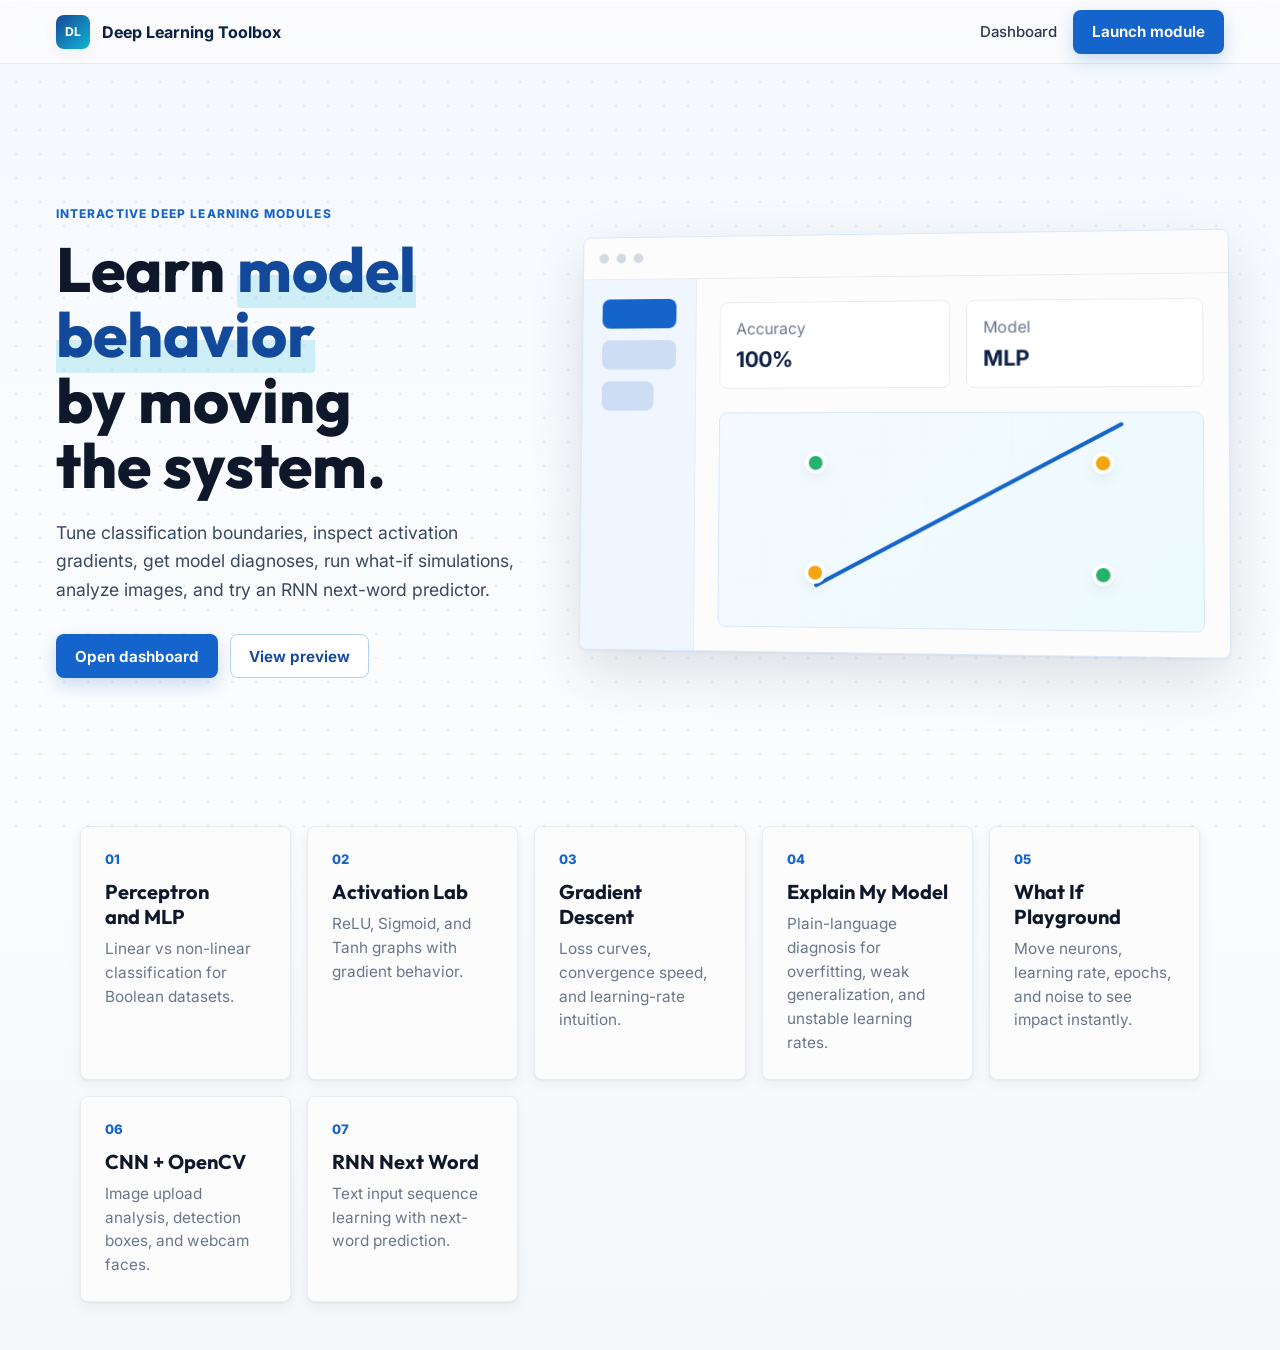
<file: frontend/index.html>
<!DOCTYPE html>
<html lang="en">
<head>
    <meta charset="UTF-8">
    <meta name="viewport" content="width=device-width, initial-scale=1.0">
    <title>Deep Learning Toolbox</title>
    <link rel="stylesheet" href="style.css">
</head>
<body class="landing-page">
    <header class="site-header">
        <a class="brand-mark" href="index.html" aria-label="Deep Learning Toolbox home">
            <span class="brand-symbol">DL</span>
            <span>Deep Learning Toolbox</span>
        </a>
        <nav class="header-actions" aria-label="Primary navigation">
            <a href="dashboard.html">Dashboard</a>
            <a class="button button-primary" href="dashboard.html">Launch module</a>
        </nav>
    </header>

    <main>
        <section class="hero-section">
            <div class="hero-copy">
                <p class="eyebrow">Interactive deep learning modules</p>
                <h1>Learn <span class="headline-accent">model behavior</span> by moving the system.</h1>
                <p class="hero-text">
                    Tune classification boundaries, inspect activation gradients, get model diagnoses, run what-if simulations, analyze images, and try an RNN next-word predictor.
                </p>
                <div class="hero-actions">
                    <a class="button button-primary" href="dashboard.html">Open dashboard</a>
                    <a class="button button-secondary" href="#preview">View preview</a>
                </div>
            </div>

            <a id="preview" class="hero-dashboard-link" href="dashboard.html" aria-label="Open Perceptron dashboard">
                <div class="hero-dashboard">
                    <div class="preview-topbar">
                        <span></span>
                        <span></span>
                        <span></span>
                    </div>
                    <div class="preview-layout">
                        <aside class="preview-sidebar">
                            <span class="preview-nav active"></span>
                            <span class="preview-nav"></span>
                            <span class="preview-nav short"></span>
                        </aside>
                        <div class="preview-main">
                            <div class="preview-metrics">
                                <span>Accuracy <strong>100%</strong></span>
                                <span>Model <strong>MLP</strong></span>
                            </div>
                            <div class="preview-graph">
                                <span class="dot dot-zero d1"></span>
                                <span class="dot dot-one d2"></span>
                                <span class="dot dot-one d3"></span>
                                <span class="dot dot-zero d4"></span>
                                <span class="curve-line"></span>
                            </div>
                        </div>
                    </div>
                </div>
            </a>
        </section>

        <section class="module-strip" aria-label="Available modules">
            <article>
                <span class="module-number">01</span>
                <h2>Perceptron and MLP</h2>
                <p>Linear vs non-linear classification for Boolean datasets.</p>
            </article>
            <article>
                <span class="module-number">02</span>
                <h2>Activation Lab</h2>
                <p>ReLU, Sigmoid, and Tanh graphs with gradient behavior.</p>
            </article>
            <article>
                <span class="module-number">03</span>
                <h2>Gradient Descent</h2>
                <p>Loss curves, convergence speed, and learning-rate intuition.</p>
            </article>
            <article>
                <span class="module-number">04</span>
                <h2>Explain My Model</h2>
                <p>Plain-language diagnosis for overfitting, weak generalization, and unstable learning rates.</p>
            </article>
            <article>
                <span class="module-number">05</span>
                <h2>What If Playground</h2>
                <p>Move neurons, learning rate, epochs, and noise to see impact instantly.</p>
            </article>
            <article>
                <span class="module-number">06</span>
                <h2>CNN + OpenCV</h2>
                <p>Image upload analysis, detection boxes, and webcam faces.</p>
            </article>
            <article>
                <span class="module-number">07</span>
                <h2>RNN Next Word</h2>
                <p>Text input sequence learning with next-word prediction.</p>
            </article>
        </section>
    </main>
</body>
</html>
</file>
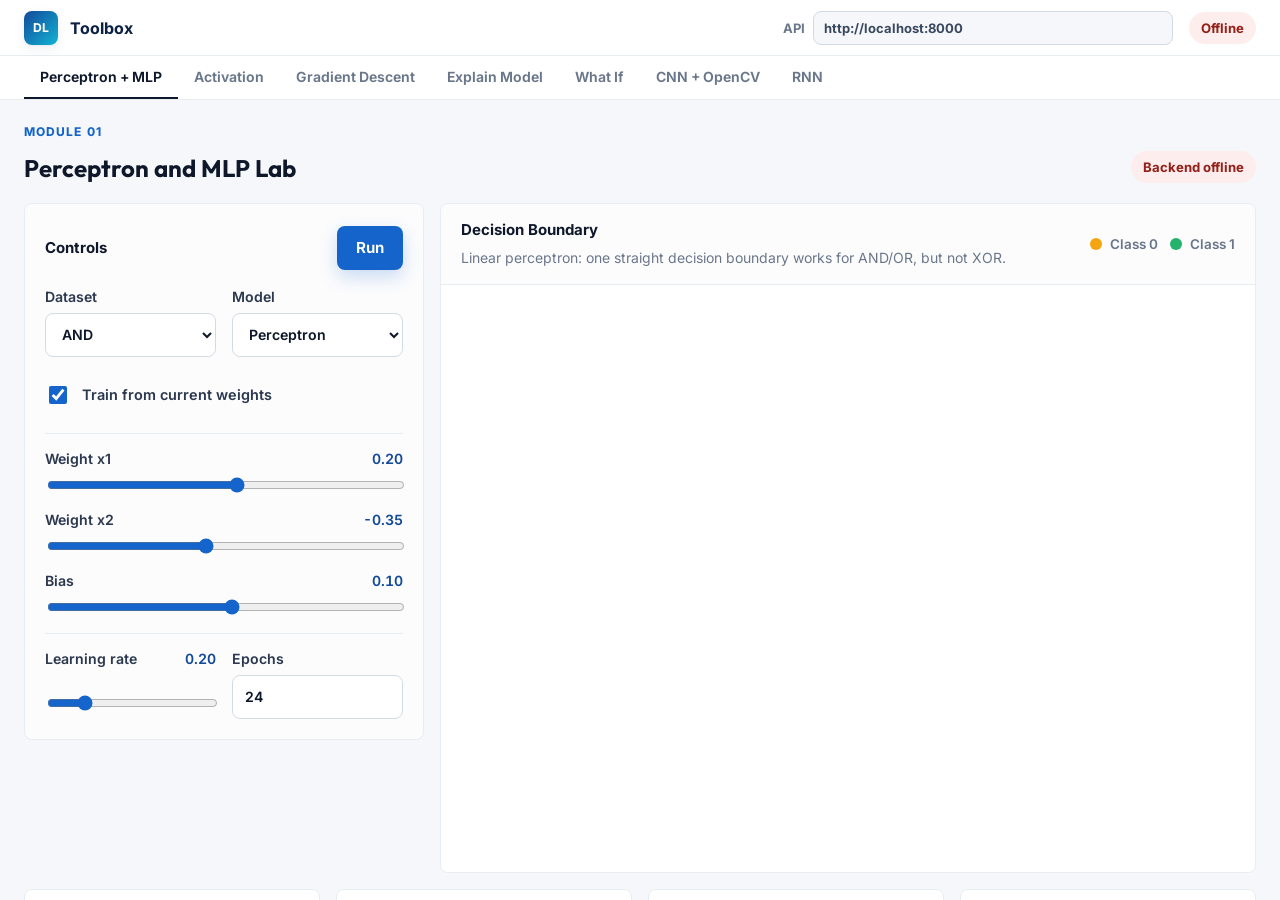
<file: frontend/dashboard.html>
<!DOCTYPE html>
<html lang="en">
<head>
    <meta charset="UTF-8">
    <meta name="viewport" content="width=device-width, initial-scale=1.0">
    <title>Deep Learning Dashboard - Toolbox</title>
    <link rel="stylesheet" href="style.css">
</head>
<body class="dashboard-page">
    <div class="dashboard-root">
        <header class="dashboard-topbar">
            <a class="brand-mark" href="index.html" aria-label="Deep Learning Toolbox home">
                <span class="brand-symbol">DL</span>
                <span>Toolbox</span>
            </a>
            <label class="api-field">
                <span>API</span>
                <input id="apiBase" type="url" autocomplete="off" value="http://localhost:8000">
            </label>
            <div class="api-status" id="apiStatus">Connecting</div>
        </header>

        <nav class="tab-bar" aria-label="Dashboard sections">
            <button class="tab-item active" type="button" data-view-target="perceptronView">Perceptron + MLP</button>
            <button class="tab-item" type="button" data-view-target="activationView">Activation</button>
            <button class="tab-item" type="button" data-view-target="gradientView">Gradient Descent</button>
            <button class="tab-item" type="button" data-view-target="explainView">Explain Model</button>
            <button class="tab-item" type="button" data-view-target="whatIfView">What If</button>
            <button class="tab-item" type="button" data-view-target="visionView">CNN + OpenCV</button>
            <button class="tab-item" type="button" data-view-target="rnnView">RNN</button>
        </nav>

        <main class="dashboard-content">
            <section class="view-panel active" id="perceptronView" data-view-title="Perceptron and MLP Lab">
                <div class="view-header">
                    <div>
                        <p class="eyebrow">Module 01</p>
                        <h1>Perceptron and MLP Lab</h1>
                    </div>
                    <span id="resultBadge" class="result-badge">Ready</span>
                </div>

                <section class="dashboard-grid">
                    <form class="card control-panel card-4" id="controlForm">
                        <div class="card-header compact">
                            <h2 class="card-title">Controls</h2>
                            <button class="button button-primary" type="submit">Run</button>
                        </div>

                        <div class="field-grid">
                            <label class="field">
                                <span>Dataset</span>
                                <select id="dataset">
                                    <option value="AND">AND</option>
                                    <option value="OR">OR</option>
                                    <option value="XOR">XOR</option>
                                </select>
                            </label>
                            <label class="field">
                                <span>Model</span>
                                <select id="modelType">
                                    <option value="perceptron">Perceptron</option>
                                    <option value="mlp">MLP</option>
                                </select>
                            </label>
                        </div>

                        <label class="toggle-row">
                            <input id="trainToggle" type="checkbox" checked>
                            <span>Train from current weights</span>
                        </label>

                        <div class="slider-group" id="weightControls">
                            <label class="slider-field">
                                <span>Weight x1 <output id="w1Value">0.20</output></span>
                                <input id="w1" type="range" min="-3" max="3" step="0.05" value="0.2">
                            </label>
                            <label class="slider-field">
                                <span>Weight x2 <output id="w2Value">-0.35</output></span>
                                <input id="w2" type="range" min="-3" max="3" step="0.05" value="-0.35">
                            </label>
                            <label class="slider-field">
                                <span>Bias <output id="biasValue">0.10</output></span>
                                <input id="bias" type="range" min="-3" max="3" step="0.05" value="0.1">
                            </label>
                        </div>

                        <div class="field-grid">
                            <label class="slider-field">
                                <span>Learning rate <output id="learningRateValue">0.20</output></span>
                                <input id="learningRate" type="range" min="0.01" max="1" step="0.01" value="0.2">
                            </label>
                            <label class="field">
                                <span>Epochs</span>
                                <input id="epochs" type="number" min="0" max="5000" step="1" value="24">
                            </label>
                        </div>
                    </form>

                    <section class="card graph-panel card-8">
                        <div class="card-header">
                            <div>
                                <h2 class="card-title">Decision Boundary</h2>
                                <p id="conceptText">Linear perceptron: one straight decision boundary works for AND/OR, but not XOR.</p>
                            </div>
                            <div class="legend">
                                <span><i class="class-zero"></i>Class 0</span>
                                <span><i class="class-one"></i>Class 1</span>
                            </div>
                        </div>
                        <canvas id="decisionCanvas" width="720" height="520" aria-label="Decision boundary graph"></canvas>
                    </section>

                    <article class="metric-card card-3">
                        <span>Accuracy</span>
                        <strong id="accuracyMetric">--</strong>
                        <small>vs target table</small>
                    </article>
                    <article class="metric-card card-3">
                        <span>Dataset</span>
                        <strong id="datasetMetric">AND</strong>
                        <small>logic gate</small>
                    </article>
                    <article class="metric-card card-3">
                        <span>Model</span>
                        <strong id="modelMetric">Perceptron</strong>
                        <small>current learner</small>
                    </article>
                    <article class="metric-card card-3">
                        <span>Epochs Tracked</span>
                        <strong id="historyMetric">0</strong>
                        <small>training snapshots</small>
                    </article>

                    <section class="card table-panel card-12">
                        <div class="card-header">
                            <h2 class="card-title">Truth Table</h2>
                        </div>
                        <div class="table-wrap">
                            <table>
                                <thead>
                                    <tr>
                                        <th>x1</th>
                                        <th>x2</th>
                                        <th>Target</th>
                                        <th>Prediction</th>
                                        <th>Score</th>
                                    </tr>
                                </thead>
                                <tbody id="truthTable"></tbody>
                            </table>
                        </div>
                    </section>
                </section>
            </section>

            <section class="view-panel" id="activationView" data-view-title="Activation Function Lab">
                <div class="view-header">
                    <div>
                        <p class="eyebrow">Module 02</p>
                        <h1>Activation Function Lab</h1>
                    </div>
                    <div class="api-status" id="activationState">Ready</div>
                </div>

                <section class="dashboard-grid">
                    <form class="card control-panel card-4" id="activationForm">
                        <label class="field">
                            <span>Activation</span>
                            <select id="activationType">
                                <option value="relu">ReLU</option>
                                <option value="sigmoid">Sigmoid</option>
                                <option value="tanh">Tanh</option>
                            </select>
                        </label>
                        <div class="mini-stat">
                            <span>Vanishing Region</span>
                            <strong id="vanishingMetric">--</strong>
                        </div>
                        <p class="hint-text" id="activationConcept">Choose a function to view gradient behavior.</p>
                    </form>
                    <div class="card graph-panel graph-stack card-8">
                        <canvas id="activationCanvas" width="760" height="320" aria-label="Activation function graph"></canvas>
                        <canvas id="gradientCanvas" width="760" height="220" aria-label="Activation gradient graph"></canvas>
                    </div>
                </section>
            </section>

            <section class="view-panel" id="gradientView" data-view-title="Gradient Descent Simulator">
                <div class="view-header">
                    <div>
                        <p class="eyebrow">Module 03</p>
                        <h1>Gradient Descent Simulator</h1>
                    </div>
                    <div class="api-status" id="gdState">Ready</div>
                </div>

                <section class="dashboard-grid">
                    <form class="card control-panel card-4" id="gdForm">
                        <label class="slider-field">
                            <span>Learning rate <output id="gdLearningRateValue">0.08</output></span>
                            <input id="gdLearningRate" type="range" min="0.001" max="1.2" step="0.001" value="0.08">
                        </label>
                        <label class="field">
                            <span>Epochs</span>
                            <input id="gdEpochs" type="number" min="1" max="400" value="48">
                        </label>
                        <label class="slider-field">
                            <span>Start weight <output id="gdStartValue">-4.00</output></span>
                            <input id="gdStart" type="range" min="-10" max="10" step="0.1" value="-4">
                        </label>
                        <div class="mini-stat">
                            <span>Convergence</span>
                            <strong id="convergenceMetric">--</strong>
                        </div>
                    </form>
                    <div class="card graph-panel graph-stack card-8">
                        <canvas id="lossCanvas" width="760" height="300" aria-label="Loss curve"></canvas>
                        <canvas id="weightCanvas" width="760" height="240" aria-label="Weight convergence path"></canvas>
                    </div>
                </section>
            </section>

            <section class="view-panel" id="visionView" data-view-title="CNN + OpenCV Projects">
                <div class="view-header">
                    <div>
                        <p class="eyebrow">Module 06</p>
                        <h1>CNN + OpenCV Projects</h1>
                    </div>
                    <div class="api-status" id="visionState">Ready</div>
                </div>

                <section class="dashboard-grid">
                    <form class="card control-panel card-4" id="visionForm">
                        <label class="field">
                            <span>Task</span>
                            <select id="visionTask">
                                <option value="image_classification">Image classification</option>
                                <option value="object_detection">Object detection</option>
                                <option value="face_detection">Face detection</option>
                            </select>
                        </label>
                        <label class="field file-field">
                            <span>Upload image</span>
                            <input id="visionImage" type="file" accept="image/*">
                        </label>
                        <button class="button button-primary" type="submit">Analyze</button>
                        <div class="prediction-list" id="visionPredictions"></div>
                    </form>

                    <div class="card vision-preview graph-panel card-8">
                        <img id="visionOutput" alt="Annotated vision output">
                        <div class="empty-preview" id="visionEmpty">Upload an image to see predictions and bounding boxes.</div>
                    </div>

                    <div class="card webcam-panel graph-panel card-12">
                        <div class="card-header">
                            <div>
                                <h2 class="card-title">Webcam face detection</h2>
                                <p>Runs in the browser when supported, with backend frame analysis as a fallback.</p>
                            </div>
                            <button class="button button-secondary" id="webcamToggle" type="button">Open webcam</button>
                        </div>
                        <div class="webcam-stage">
                            <video id="webcamVideo" autoplay playsinline muted></video>
                            <canvas id="webcamCanvas" width="720" height="420" aria-label="Webcam face detection overlay"></canvas>
                        </div>
                    </div>
                </section>
            </section>

            <section class="view-panel" id="explainView" data-view-title="Explain My Model">
                <div class="view-header">
                    <div>
                        <p class="eyebrow">Module 04</p>
                        <h1>Explain My Model</h1>
                    </div>
                    <div class="api-status" id="explainState">Ready</div>
                </div>

                <section class="dashboard-grid">
                    <form class="card control-panel card-4" id="explainForm">
                        <div class="field-grid">
                            <label class="field">
                                <span>Dataset</span>
                                <select id="explainDataset">
                                    <option value="AND">AND</option>
                                    <option value="OR">OR</option>
                                    <option value="XOR" selected>XOR</option>
                                </select>
                            </label>
                            <label class="field">
                                <span>Model</span>
                                <select id="explainModelType">
                                    <option value="perceptron">Perceptron</option>
                                    <option value="mlp" selected>MLP</option>
                                </select>
                            </label>
                        </div>
                        <label class="slider-field">
                            <span>Learning rate <output id="explainLearningRateValue">0.20</output></span>
                            <input id="explainLearningRate" type="range" min="0.001" max="1.5" step="0.001" value="0.2">
                        </label>
                        <label class="slider-field">
                            <span>Epochs <output id="explainEpochsValue">120</output></span>
                            <input id="explainEpochs" type="range" min="1" max="1000" step="1" value="120">
                        </label>
                        <label class="slider-field">
                            <span>Hidden neurons <output id="explainNeuronsValue">4</output></span>
                            <input id="explainNeurons" type="range" min="1" max="16" step="1" value="4">
                        </label>
                        <button class="button button-primary" type="submit">Explain</button>
                    </form>

                    <section class="card explain-summary card-8">
                        <div class="card-header">
                            <h2 class="card-title">Diagnosis</h2>
                            <span class="code-value" id="healthScore">health: --</span>
                        </div>
                        <div class="explain-metrics">
                            <article>
                                <span>Train accuracy</span>
                                <strong id="explainTrainAccuracy">--</strong>
                            </article>
                            <article>
                                <span>Validation accuracy</span>
                                <strong id="explainValidationAccuracy">--</strong>
                            </article>
                            <article>
                                <span>Generalization gap</span>
                                <strong id="explainGap">--</strong>
                            </article>
                        </div>
                        <div class="insight-list" id="insightList"></div>
                    </section>

                    <section class="card table-panel card-12">
                        <div class="card-header">
                            <h2 class="card-title">Recommended next steps</h2>
                        </div>
                        <div class="recommendation-list" id="recommendationList"></div>
                    </section>
                </section>
            </section>

            <section class="view-panel" id="whatIfView" data-view-title="What If Playground">
                <div class="view-header">
                    <div>
                        <p class="eyebrow">Module 05</p>
                        <h1>What If Playground</h1>
                    </div>
                    <div class="api-status" id="whatIfState">Ready</div>
                </div>

                <section class="dashboard-grid">
                    <form class="card control-panel card-4" id="whatIfForm">
                        <label class="field">
                            <span>Dataset</span>
                            <select id="whatIfDataset">
                                <option value="AND">AND</option>
                                <option value="OR">OR</option>
                                <option value="XOR" selected>XOR</option>
                            </select>
                        </label>
                        <label class="slider-field">
                            <span>Neurons <output id="whatIfNeuronsValue">4</output></span>
                            <input id="whatIfNeurons" type="range" min="1" max="16" step="1" value="4">
                        </label>
                        <label class="slider-field">
                            <span>Learning rate <output id="whatIfLearningRateValue">0.20</output></span>
                            <input id="whatIfLearningRate" type="range" min="0.001" max="1.5" step="0.001" value="0.2">
                        </label>
                        <label class="slider-field">
                            <span>Epochs <output id="whatIfEpochsValue">120</output></span>
                            <input id="whatIfEpochs" type="range" min="1" max="1000" step="1" value="120">
                        </label>
                        <label class="slider-field">
                            <span>Noise <output id="whatIfNoiseValue">0.08</output></span>
                            <input id="whatIfNoise" type="range" min="0" max="0.4" step="0.01" value="0.08">
                        </label>
                    </form>

                    <section class="card graph-panel graph-stack card-8">
                        <canvas id="whatIfLossCanvas" width="760" height="320" aria-label="What if loss curve"></canvas>
                    </section>

                    <article class="metric-card card-3">
                        <span>Train Accuracy</span>
                        <strong id="whatIfTrainAccuracy">--</strong>
                        <small>model fit</small>
                    </article>
                    <article class="metric-card card-3">
                        <span>Validation Accuracy</span>
                        <strong id="whatIfValidationAccuracy">--</strong>
                        <small>generalization</small>
                    </article>
                    <article class="metric-card card-3">
                        <span>Gap</span>
                        <strong id="whatIfGap">--</strong>
                        <small>overfit signal</small>
                    </article>
                    <article class="metric-card card-3">
                        <span>Behavior</span>
                        <strong id="whatIfBehavior">--</strong>
                        <small>training state</small>
                    </article>
                </section>
            </section>

            <section class="view-panel" id="rnnView" data-view-title="RNN Next Word Prediction">
                <div class="view-header">
                    <div>
                        <p class="eyebrow">Module 07</p>
                        <h1>RNN Next Word Prediction</h1>
                    </div>
                    <div class="api-status" id="rnnState">Ready</div>
                </div>

                <section class="dashboard-grid">
                    <form class="card control-panel card-4" id="rnnForm">
                        <label class="field">
                            <span>Text input</span>
                            <textarea id="rnnText" rows="4" spellcheck="false">Hello how are</textarea>
                        </label>
                        <button class="button button-primary" type="submit">Predict</button>
                        <p class="hint-text" id="rnnConcept">Type a short phrase and the RNN will score likely next words.</p>
                    </form>

                    <section class="card rnn-result card-8">
                        <div class="card-header">
                            <h2 class="card-title">Prediction</h2>
                            <span class="code-value" id="rnnTokens">tokens: --</span>
                        </div>
                        <div class="rnn-prediction">
                            <span>Next word</span>
                            <strong id="rnnPrediction">--</strong>
                        </div>
                        <div class="prediction-bars" id="rnnPredictions"></div>
                    </section>

                    <section class="card table-panel card-12">
                        <div class="card-header">
                            <h2 class="card-title">Hidden State Preview</h2>
                        </div>
                        <div class="hidden-state" id="rnnHiddenState"></div>
                    </section>
                </section>
            </section>
        </main>
    </div>

    <script src="js/api.js"></script>
    <script src="js/charts.js"></script>
    <script src="js/navigation.js"></script>
    <script src="js/perceptron-view.js"></script>
    <script src="js/activation-view.js"></script>
    <script src="js/gradient-view.js"></script>
    <script src="js/explain-view.js"></script>
    <script src="js/what-if-view.js"></script>
    <script src="js/vision-view.js"></script>
    <script src="js/rnn-view.js"></script>
    <script src="js/dashboard.js"></script>
</body>
</html>
</file>
<file: frontend/style.css>
@import url("https://fonts.googleapis.com/css2?family=Inter:wght@400;500;600;700;800&family=Outfit:wght@500;600;700;800&display=swap");

:root {
    --blue-50: hsl(214, 100%, 97%);
    --blue-100: hsl(214, 96%, 92%);
    --blue-200: hsl(214, 90%, 84%);
    --blue-500: hsl(214, 86%, 52%);
    --blue-600: hsl(214, 82%, 44%);
    --blue-700: hsl(216, 78%, 34%);
    --blue-900: hsl(218, 68%, 16%);
    --cyan-500: hsl(190, 84%, 45%);
    --green-500: hsl(151, 66%, 42%);
    --amber-500: hsl(39, 92%, 51%);
    --red-500: hsl(4, 78%, 56%);
    --neutral-0: hsl(210, 30%, 99%);
    --neutral-50: hsl(210, 32%, 97%);
    --neutral-100: hsl(212, 28%, 93%);
    --neutral-200: hsl(214, 22%, 86%);
    --neutral-500: hsl(216, 13%, 48%);
    --neutral-700: hsl(218, 28%, 24%);
    --neutral-900: hsl(220, 48%, 11%);
    --surface: hsl(210, 35%, 99%);
    --text-primary: hsl(220, 48%, 11%);
    --text-secondary: hsl(218, 24%, 30%);
    --text-tertiary: hsl(216, 13%, 48%);
    --shadow-xs: 0 1px 2px hsl(218, 40%, 18%, 0.05);
    --shadow-sm: 0 1px 2px hsl(218, 40%, 18%, 0.05), 0 5px 14px hsl(218, 42%, 18%, 0.06);
    --shadow-lg: 0 1px 2px hsl(218, 40%, 18%, 0.05), 0 14px 34px hsl(218, 44%, 18%, 0.09);
    --shadow-xl: 0 1px 2px hsl(218, 40%, 18%, 0.05), 0 22px 58px hsl(218, 48%, 20%, 0.14);
    --radius-sm: 4px;
    --radius-md: 8px;
    --radius-lg: 8px;
    --space-1: 4px;
    --space-2: 8px;
    --space-3: 12px;
    --space-4: 16px;
    --space-6: 24px;
    --space-8: 32px;
    --space-12: 48px;
    --space-16: 64px;
    --navbar-height: 64px;
    --ease-out: cubic-bezier(0, 0, 0.2, 1);
    --ease-in-out: cubic-bezier(0.4, 0, 0.2, 1);
}

* {
    box-sizing: border-box;
}

html {
    scroll-behavior: smooth;
}

body {
    margin: 0;
    min-height: 100vh;
    color: var(--text-primary);
    background: var(--neutral-0);
    font-family: Inter, ui-sans-serif, system-ui, -apple-system, BlinkMacSystemFont, "Segoe UI", sans-serif;
    letter-spacing: 0;
    text-rendering: optimizeLegibility;
}

a {
    color: inherit;
    text-decoration: none;
}

button,
input,
select {
    font: inherit;
}

button {
    cursor: pointer;
}

:focus-visible {
    outline: 3px solid hsl(214, 86%, 52%, 0.36);
    outline-offset: 3px;
}

.site-header {
    position: fixed;
    z-index: 20;
    top: 0;
    left: 0;
    right: 0;
    display: flex;
    align-items: center;
    justify-content: space-between;
    gap: var(--space-4);
    height: var(--navbar-height);
    padding: 0 clamp(20px, 5vw, 56px);
    border-bottom: 1px solid hsl(214, 35%, 88%, 0.58);
    background: hsl(210, 35%, 99%, 0.86);
    backdrop-filter: blur(18px) saturate(165%);
    box-shadow: 0 1px 0 hsl(0, 0%, 100%, 0.72) inset;
}

.brand-mark {
    display: inline-flex;
    align-items: center;
    gap: var(--space-3);
    color: var(--blue-900);
    font-weight: 720;
}

.brand-symbol {
    display: inline-grid;
    width: 34px;
    height: 34px;
    place-items: center;
    border-radius: var(--radius-md);
    color: white;
    background: linear-gradient(135deg, var(--blue-700), var(--cyan-500));
    box-shadow: var(--shadow-sm);
    font-size: 0.76rem;
}

.header-actions {
    display: flex;
    align-items: center;
    gap: var(--space-4);
    color: var(--neutral-700);
    font-size: 0.9375rem;
    font-weight: 500;
}

.button {
    display: inline-flex;
    min-height: 44px;
    align-items: center;
    justify-content: center;
    border: 1px solid transparent;
    border-radius: var(--radius-md);
    padding: 0 18px;
    font-size: 0.95rem;
    font-weight: 660;
    transition: transform 160ms var(--ease-in-out), box-shadow 160ms var(--ease-in-out), background 160ms var(--ease-in-out);
}

.button:hover {
    transform: translateY(-1px);
}

.button:active {
    transform: translateY(0);
}

.button-primary {
    color: white;
    background: var(--blue-600);
    box-shadow: 0 7px 18px hsl(214, 82%, 44%, 0.22);
}

.button-primary:hover {
    background: var(--blue-700);
}

.button-secondary {
    color: var(--blue-700);
    border-color: var(--blue-200);
    background: white;
}

.landing-page {
    overflow-x: hidden;
    background:
        linear-gradient(180deg, hsl(214, 100%, 98%) 0%, hsl(210, 35%, 99%) 52%, hsl(210, 32%, 97%) 100%);
}

.hero-section {
    position: relative;
    display: grid;
    grid-template-columns: minmax(0, 5fr) minmax(380px, 7fr);
    gap: clamp(32px, 4vw, 56px);
    align-items: center;
    width: 100%;
    max-width: 1320px;
    min-height: calc(100svh - var(--navbar-height));
    margin: 0 auto;
    padding: calc(var(--navbar-height) + 40px) clamp(20px, 5vw, 56px) 56px;
    background-image:
        radial-gradient(circle, hsl(214, 44%, 82%, 0.34) 1px, transparent 1px);
    background-size: 24px 24px;
    background-position: center;
}

.hero-copy {
    max-width: 560px;
}

.eyebrow {
    margin: 0 0 var(--space-4);
    color: var(--blue-600);
    font-size: 0.75rem;
    font-weight: 760;
    letter-spacing: 0.09em;
    text-transform: uppercase;
}

h1,
h2,
p {
    margin-top: 0;
}

h1,
h2,
h3 {
    font-family: Outfit, Inter, ui-sans-serif, system-ui, sans-serif;
    text-wrap: balance;
}

.hero-copy h1 {
    margin-bottom: var(--space-5, 20px);
    color: var(--text-primary);
    font-size: 2.25rem;
    font-weight: 760;
    line-height: 1.05;
    letter-spacing: 0;
    text-wrap: balance;
}

.headline-accent {
    color: var(--blue-700);
    background: linear-gradient(180deg, transparent 58%, hsl(190, 84%, 45%, 0.18) 0);
    border-radius: var(--radius-sm);
}

.hero-text {
    max-width: 54ch;
    margin-bottom: 30px;
    color: var(--text-secondary);
    font-size: 1rem;
    line-height: 1.62;
    text-wrap: pretty;
}

.hero-actions {
    display: flex;
    flex-wrap: wrap;
    gap: var(--space-3);
}

.hero-dashboard-link {
    display: block;
    min-width: 0;
}

.hero-dashboard {
    min-height: 420px;
    overflow: hidden;
    border: 1px solid var(--blue-100);
    border-radius: var(--radius-lg);
    background: var(--surface);
    box-shadow: var(--shadow-xl);
    transform: perspective(1300px) rotateY(-5deg) rotateX(2deg);
    transition: transform 300ms var(--ease-out), box-shadow 300ms var(--ease-out);
}

.hero-dashboard-link:hover .hero-dashboard {
    transform: perspective(1300px) rotateY(-3deg) rotateX(1deg) translateY(-4px);
    box-shadow: 0 26px 64px hsl(218, 48%, 20%, 0.18);
}

.preview-topbar {
    display: flex;
    gap: var(--space-2);
    padding: var(--space-4);
    border-bottom: 1px solid var(--neutral-100);
}

.preview-topbar span {
    width: 10px;
    height: 10px;
    border-radius: 50%;
    background: var(--neutral-200);
}

.preview-layout {
    display: grid;
    grid-template-columns: 118px 1fr;
    min-height: 376px;
}

.preview-sidebar {
    padding: var(--space-5, 20px);
    border-right: 1px solid var(--neutral-100);
    background: var(--blue-50);
}

.preview-nav {
    display: block;
    width: 100%;
    height: 30px;
    margin-bottom: var(--space-3);
    border-radius: var(--radius-md);
    background: hsl(214, 64%, 88%);
}

.preview-nav.active {
    background: var(--blue-600);
}

.preview-nav.short {
    width: 70%;
}

.preview-main {
    padding: var(--space-6);
}

.preview-metrics {
    display: grid;
    grid-template-columns: repeat(2, minmax(0, 1fr));
    gap: var(--space-4);
    margin-bottom: var(--space-6);
}

.preview-metrics span {
    display: flex;
    min-height: 72px;
    flex-direction: column;
    justify-content: center;
    gap: var(--space-2);
    border: 1px solid var(--neutral-100);
    border-radius: var(--radius-md);
    padding: var(--space-4);
    color: var(--neutral-500);
    background: white;
}

.preview-metrics strong {
    color: var(--blue-900);
    font-size: 1.35rem;
}

.preview-graph {
    position: relative;
    min-height: 216px;
    overflow: hidden;
    border: 1px solid var(--blue-100);
    border-radius: var(--radius-md);
    background:
        linear-gradient(90deg, hsl(214, 100%, 97%, 0.64) 1px, transparent 1px),
        linear-gradient(180deg, hsl(214, 100%, 97%, 0.64) 1px, transparent 1px),
        linear-gradient(135deg, hsl(214, 100%, 98%), hsl(190, 84%, 96%));
    background-size: 42px 42px, 42px 42px, auto;
}

.curve-line {
    position: absolute;
    left: 16%;
    top: 42%;
    width: 72%;
    height: 4px;
    border-radius: 999px;
    background: var(--blue-600);
    transform: rotate(-28deg);
}

.dot {
    position: absolute;
    z-index: 2;
    width: 22px;
    height: 22px;
    border: 4px solid white;
    border-radius: 50%;
    box-shadow: var(--shadow-sm);
}

.dot-zero {
    background: var(--amber-500);
}

.dot-one {
    background: var(--green-500);
}

.d1 { left: 18%; bottom: 20%; }
.d2 { left: 18%; top: 18%; }
.d3 { right: 18%; bottom: 20%; }
.d4 { right: 18%; top: 18%; }

.module-strip {
    display: grid;
    grid-template-columns: repeat(auto-fit, minmax(190px, 1fr));
    gap: var(--space-4);
    width: min(1120px, calc(100% - 40px));
    margin: -10px auto var(--space-12);
}

.module-strip article {
    border: 1px solid var(--neutral-100);
    border-radius: var(--radius-lg);
    padding: var(--space-6);
    background: var(--surface);
    box-shadow: var(--shadow-sm);
}

.module-strip h2 {
    margin-bottom: var(--space-2);
    font-size: 1.25rem;
    line-height: 1.25;
}

.module-strip p {
    margin-bottom: 0;
    color: var(--text-tertiary);
    font-size: 0.96rem;
    line-height: 1.55;
}

.module-number {
    display: block;
    margin-bottom: var(--space-3);
    color: var(--blue-600);
    font-size: 0.82rem;
    font-weight: 800;
}

.muted-module {
    opacity: 0.72;
}

.dashboard-page {
    display: grid;
    grid-template-columns: 224px minmax(0, 1fr);
    background: var(--neutral-50);
}

.app-sidebar {
    position: sticky;
    top: 0;
    height: 100vh;
    padding: var(--space-5, 20px);
    border-right: 1px solid var(--neutral-100);
    background: white;
}

.sidebar-nav {
    display: grid;
    gap: var(--space-2);
    margin-top: var(--space-6);
}

.sidebar-nav a,
.disabled-nav {
    display: flex;
    align-items: center;
    gap: var(--space-3);
    min-height: 44px;
    border-radius: var(--radius-md);
    padding: 0 var(--space-3);
    color: var(--neutral-700);
    font-size: 0.92rem;
    font-weight: 620;
}

.sidebar-nav a.active {
    color: var(--blue-700);
    background: var(--blue-50);
}

.disabled-nav {
    color: var(--neutral-500);
    opacity: 0.72;
}

.nav-icon {
    display: inline-grid;
    width: 28px;
    height: 28px;
    place-items: center;
    border-radius: var(--radius-sm);
    background: white;
    box-shadow: inset 0 0 0 1px var(--neutral-100);
    font-size: 0.76rem;
}

.dashboard-shell {
    width: 100%;
    max-width: 1360px;
    margin: 0 auto;
    padding: var(--space-6);
}

.dashboard-header {
    display: flex;
    align-items: end;
    justify-content: space-between;
    gap: var(--space-4);
    margin-bottom: var(--space-6);
}

.dashboard-header h1 {
    margin-bottom: 0;
    color: var(--text-primary);
    font-size: 1.9rem;
    font-weight: 720;
    line-height: 1.12;
}

.api-status,
.result-badge {
    display: inline-flex;
    min-height: 32px;
    align-items: center;
    border-radius: 999px;
    padding: 0 var(--space-3);
    color: var(--blue-700);
    background: var(--blue-50);
    font-size: 0.82rem;
    font-weight: 720;
}

.api-status.error,
.result-badge.error {
    color: hsl(4, 70%, 34%);
    background: hsl(4, 78%, 96%);
}

.api-status.ok,
.result-badge.ok {
    color: hsl(151, 62%, 28%);
    background: hsl(151, 66%, 94%);
}

.dashboard-grid {
    display: grid;
    grid-template-columns: minmax(292px, 340px) minmax(0, 1fr);
    gap: var(--space-4);
    align-items: start;
}

.module-section {
    scroll-margin-top: var(--space-6);
}

.lab-card {
    margin-top: var(--space-6);
    border: 1px solid var(--neutral-100);
    border-radius: var(--radius-lg);
    padding: var(--space-6);
    background:
        linear-gradient(180deg, hsl(0, 0%, 100%, 0.82), hsl(210, 35%, 99%, 0.96)),
        radial-gradient(ellipse 60% 40% at 10% 0%, hsl(214, 86%, 52%, 0.08), transparent 72%);
    box-shadow: var(--shadow-sm);
}

.module-heading {
    display: flex;
    align-items: start;
    justify-content: space-between;
    gap: var(--space-4);
    margin-bottom: var(--space-5, 20px);
}

.module-heading h2 {
    margin-bottom: var(--space-2);
    font-size: 1.55rem;
    line-height: 1.18;
}

.module-heading p:not(.eyebrow) {
    max-width: 68ch;
    margin-bottom: 0;
    color: var(--text-tertiary);
    font-size: 0.98rem;
    line-height: 1.6;
}

.lab-layout {
    display: grid;
    grid-template-columns: minmax(260px, 320px) minmax(0, 1fr);
    gap: var(--space-4);
    align-items: start;
}

.compact-panel {
    align-content: start;
}

.graph-stack {
    display: grid;
    gap: var(--space-4);
}

.graph-stack canvas,
#activationCanvas,
#gradientCanvas,
#lossCanvas,
#weightCanvas {
    display: block;
    width: 100%;
    min-height: 220px;
    border: 1px solid var(--blue-100);
    border-radius: var(--radius-md);
    background: var(--surface);
}

#activationCanvas,
#lossCanvas {
    min-height: 300px;
}

.mini-stat {
    display: grid;
    gap: var(--space-2);
    border: 1px solid var(--neutral-100);
    border-radius: var(--radius-md);
    padding: var(--space-4);
    background: white;
}

.mini-stat span {
    color: var(--text-tertiary);
    font-size: 0.76rem;
    font-weight: 740;
    letter-spacing: 0.06em;
    text-transform: uppercase;
}

.mini-stat strong {
    color: var(--blue-900);
    font-family: Outfit, Inter, sans-serif;
    font-size: 1.35rem;
    line-height: 1.1;
}

.hint-text {
    margin: 0;
    color: var(--text-tertiary);
    font-size: 0.9rem;
    line-height: 1.55;
}

.vision-grid {
    display: grid;
    grid-template-columns: minmax(260px, 320px) minmax(0, 1fr);
    gap: var(--space-4);
}

.vision-preview {
    position: relative;
    min-height: 360px;
    overflow: hidden;
    display: grid;
    place-items: center;
}

.vision-preview img {
    display: none;
    width: 100%;
    height: 100%;
    max-height: 520px;
    object-fit: contain;
}

.empty-preview {
    color: var(--text-tertiary);
    text-align: center;
    max-width: 32ch;
    line-height: 1.55;
}

.file-field input {
    padding-top: 10px;
}

.prediction-list {
    display: grid;
    gap: var(--space-2);
}

.prediction-list span {
    display: flex;
    align-items: center;
    justify-content: space-between;
    gap: var(--space-3);
    border: 1px solid var(--neutral-100);
    border-radius: var(--radius-md);
    padding: 10px 12px;
    color: var(--text-tertiary);
    background: white;
    font-size: 0.88rem;
}

.prediction-list strong {
    color: var(--text-primary);
    font-weight: 700;
}

.webcam-panel {
    grid-column: 1 / -1;
    padding: var(--space-5, 20px);
}

.webcam-stage {
    position: relative;
    overflow: hidden;
    border: 1px solid var(--blue-100);
    border-radius: var(--radius-md);
    background: var(--neutral-900);
    aspect-ratio: 16 / 9;
}

.webcam-stage video {
    position: absolute;
    inset: 0;
    width: 100%;
    height: 100%;
    object-fit: cover;
    opacity: 0;
}

.webcam-stage canvas {
    position: absolute;
    inset: 0;
    width: 100%;
    height: 100%;
}

.control-panel,
.graph-panel,
.metrics-panel,
.table-panel {
    border: 1px solid var(--neutral-100);
    border-radius: var(--radius-lg);
    background: var(--surface);
    box-shadow: var(--shadow-sm);
}

.control-panel {
    display: grid;
    gap: var(--space-4);
    padding: var(--space-5, 20px);
}

.graph-panel {
    min-width: 0;
    padding: var(--space-5, 20px);
}

.metrics-panel {
    display: grid;
    grid-column: 1 / -1;
    grid-template-columns: repeat(4, minmax(0, 1fr));
    gap: 1px;
    overflow: hidden;
}

.table-panel {
    grid-column: 1 / -1;
    overflow: hidden;
}

.panel-heading {
    display: flex;
    align-items: start;
    justify-content: space-between;
    gap: var(--space-3);
    margin-bottom: var(--space-4);
}

.panel-heading h2 {
    margin-bottom: 0;
    color: var(--neutral-900);
    font-size: 1rem;
    font-weight: 700;
    line-height: 1.25;
}

.panel-heading p {
    max-width: 68ch;
    margin: var(--space-2) 0 0;
    color: var(--text-tertiary);
    font-size: 0.94rem;
    line-height: 1.52;
}

.field,
.slider-field {
    display: grid;
    gap: var(--space-2);
    color: var(--neutral-700);
    font-size: 0.88rem;
    font-weight: 620;
}

.field input,
.field select {
    width: 100%;
    min-height: 44px;
    border: 1px solid var(--neutral-200);
    border-radius: var(--radius-md);
    padding: 0 12px;
    color: var(--neutral-900);
    background: white;
    transition: border-color 150ms var(--ease-in-out), box-shadow 150ms var(--ease-in-out);
}

.field input:focus,
.field select:focus {
    border-color: var(--blue-500);
    box-shadow: 0 0 0 3px hsl(214, 86%, 52%, 0.16);
    outline: none;
}

.field-grid {
    display: grid;
    grid-template-columns: repeat(2, minmax(0, 1fr));
    gap: var(--space-4);
}

.toggle-row {
    display: flex;
    align-items: center;
    gap: var(--space-3);
    min-height: 44px;
    color: var(--neutral-700);
    font-size: 0.9rem;
    font-weight: 620;
}

.toggle-row input {
    width: 18px;
    height: 18px;
    accent-color: var(--blue-600);
}

.slider-group {
    display: grid;
    gap: var(--space-4);
    border-block: 1px solid var(--neutral-100);
    padding-block: var(--space-4);
}

.slider-field span {
    display: flex;
    justify-content: space-between;
    gap: var(--space-3);
}

output {
    color: var(--blue-700);
    font-variant-numeric: tabular-nums;
}

input[type="range"] {
    width: 100%;
    accent-color: var(--blue-600);
}

#decisionCanvas {
    display: block;
    width: 100%;
    min-height: 330px;
    border: 1px solid var(--blue-100);
    border-radius: var(--radius-md);
    background: white;
}

.legend {
    display: flex;
    flex-wrap: wrap;
    gap: var(--space-3);
    color: var(--neutral-500);
    font-size: 0.84rem;
    font-weight: 620;
}

.legend span {
    display: inline-flex;
    align-items: center;
    gap: var(--space-2);
}

.legend i {
    width: 12px;
    height: 12px;
    border-radius: 50%;
}

.class-zero {
    background: var(--amber-500);
}

.class-one {
    background: var(--green-500);
}

.metric-card {
    display: grid;
    gap: var(--space-2);
    min-height: 92px;
    padding: var(--space-5, 20px);
    background: var(--surface);
}

.metric-card span {
    color: var(--neutral-500);
    font-size: 0.78rem;
    font-weight: 720;
    letter-spacing: 0.06em;
    text-transform: uppercase;
}

.metric-card strong {
    color: var(--blue-900);
    font-size: 1.45rem;
    font-weight: 760;
    line-height: 1;
}

.table-panel .panel-heading {
    margin-bottom: 0;
    padding: var(--space-5, 20px);
    border-bottom: 1px solid var(--neutral-100);
}

.table-wrap {
    overflow-x: auto;
}

table {
    width: 100%;
    border-collapse: collapse;
    min-width: 620px;
}

th,
td {
    padding: 14px var(--space-5, 20px);
    border-bottom: 1px solid var(--neutral-100);
    text-align: left;
}

th {
    color: var(--neutral-500);
    font-size: 0.72rem;
    letter-spacing: 0.06em;
    text-transform: uppercase;
}

td {
    color: var(--neutral-700);
    font-variant-numeric: tabular-nums;
}

tr:last-child td {
    border-bottom: 0;
}

.prediction-pill {
    display: inline-flex;
    min-width: 32px;
    min-height: 26px;
    align-items: center;
    justify-content: center;
    border-radius: 999px;
    color: white;
    font-size: 0.88rem;
    font-weight: 720;
}

.prediction-pill.zero {
    background: var(--amber-500);
}

.prediction-pill.one {
    background: var(--green-500);
}

@media (max-width: 1100px) {
    .hero-section {
        grid-template-columns: 1fr;
    }

    .hero-dashboard {
        transform: none;
    }

    .dashboard-page {
        grid-template-columns: 1fr;
    }

    .app-sidebar {
        position: static;
        height: auto;
        border-right: 0;
        border-bottom: 1px solid var(--neutral-100);
    }

    .sidebar-nav {
        grid-template-columns: repeat(2, minmax(0, 1fr));
        margin-top: var(--space-4);
    }

    .dashboard-grid {
        grid-template-columns: 1fr;
    }

    .module-strip {
        grid-template-columns: repeat(2, minmax(0, 1fr));
    }
}

@media (min-width: 720px) {
    .hero-copy h1 {
        font-size: 3rem;
    }

    .hero-text {
        font-size: 1.06rem;
    }

    .dashboard-header h1 {
        font-size: 2.2rem;
    }

    .metric-card strong {
        font-size: 1.72rem;
    }
}

@media (min-width: 1200px) {
    .hero-copy h1 {
        font-size: 3.9rem;
    }

    .hero-text {
        font-size: 1.1rem;
    }

    .dashboard-header h1 {
        font-size: 2.4rem;
    }

    .metric-card strong {
        font-size: 1.85rem;
    }
}

@media (max-width: 720px) {
    .site-header {
        position: static;
    }

    .header-actions a:first-child {
        display: none;
    }

    .hero-section {
        min-height: auto;
        padding-top: var(--space-12);
        padding-bottom: var(--space-8);
    }

    .preview-layout,
    .module-strip,
    .metrics-panel,
    .field-grid {
        grid-template-columns: 1fr;
    }

    .hero-dashboard {
        min-height: auto;
    }

    .preview-sidebar {
        display: none;
    }

    .dashboard-shell {
        padding: var(--space-4);
    }

    .dashboard-header,
    .panel-heading,
    .module-heading {
        align-items: stretch;
        flex-direction: column;
    }

    .sidebar-nav {
        grid-template-columns: 1fr;
    }

    .control-panel,
    .graph-panel {
        padding: var(--space-4);
    }

    .lab-card {
        padding: var(--space-4);
    }

    .lab-layout,
    .vision-grid {
        grid-template-columns: 1fr;
    }
}

@media (prefers-reduced-motion: reduce) {
    *,
    *::before,
    *::after {
        scroll-behavior: auto !important;
        transition-duration: 0.01ms !important;
        animation-duration: 0.01ms !important;
        animation-iteration-count: 1 !important;
    }
}

/* Modular dashboard */
.dashboard-page {
    display: block;
    min-height: 100vh;
    overflow: hidden;
    background: var(--neutral-50);
}

.dashboard-root {
    display: grid;
    grid-template-rows: 56px 44px minmax(0, 1fr);
    height: 100svh;
    overflow: hidden;
}

.dashboard-topbar {
    display: flex;
    align-items: center;
    gap: var(--space-4);
    border-bottom: 1px solid var(--neutral-100);
    padding: 0 var(--space-6);
    background: white;
}

.dashboard-topbar .brand-mark {
    flex: 1;
}

.api-field {
    display: flex;
    align-items: center;
    gap: var(--space-2);
    color: var(--text-tertiary);
    font-size: 0.8125rem;
    font-weight: 700;
}

.api-field input {
    width: min(34vw, 360px);
    min-height: 34px;
    border: 1px solid var(--neutral-200);
    border-radius: var(--radius-md);
    padding: 0 10px;
    color: var(--text-secondary);
    background: var(--neutral-50);
    font-size: 0.8125rem;
}

.tab-bar {
    display: flex;
    align-items: flex-end;
    gap: 0;
    overflow-x: auto;
    border-bottom: 1px solid var(--neutral-100);
    padding: 0 var(--space-6);
    background: white;
    scrollbar-width: none;
}

.tab-bar::-webkit-scrollbar {
    display: none;
}

.tab-item {
    min-height: 44px;
    border: 0;
    border-bottom: 2px solid transparent;
    padding: 0 var(--space-4);
    color: var(--text-tertiary);
    background: transparent;
    font-size: 0.875rem;
    font-weight: 650;
    white-space: nowrap;
}

.tab-item:hover {
    color: var(--text-secondary);
}

.tab-item.active {
    color: var(--text-primary);
    border-bottom-color: var(--text-primary);
}

.dashboard-content {
    min-height: 0;
    overflow: auto;
    padding: var(--space-6);
}

.view-panel {
    display: none;
    max-width: 1360px;
    margin: 0 auto;
}

.view-panel.active {
    display: block;
}

.view-header {
    display: flex;
    align-items: end;
    justify-content: space-between;
    gap: var(--space-4);
    margin-bottom: var(--space-5, 20px);
}

.view-header h1 {
    margin: 0;
    font-size: 1.5rem;
    line-height: 1.15;
}

.dashboard-grid {
    display: grid;
    grid-template-columns: repeat(12, minmax(0, 1fr));
    gap: var(--space-4);
    align-items: start;
}

.card-3 {
    grid-column: span 3;
}

.card-4 {
    grid-column: span 4;
}

.card-8 {
    grid-column: span 8;
}

.card-12 {
    grid-column: span 12;
}

.card {
    min-width: 0;
    overflow: hidden;
    border: 1px solid var(--neutral-100);
    border-radius: var(--radius-lg);
    background: var(--surface);
    box-shadow: none;
}

.card-header {
    display: flex;
    min-height: 48px;
    align-items: center;
    justify-content: space-between;
    gap: var(--space-4);
    margin: 0;
    border-bottom: 1px solid var(--neutral-100);
    padding: 1rem 1.25rem;
}

.card-header.compact {
    border-bottom: 0;
    padding: 0;
}

.card-title {
    margin: 0;
    color: var(--text-primary);
    font-family: Inter, ui-sans-serif, system-ui, sans-serif;
    font-size: 0.9375rem;
    font-weight: 700;
}

.card-header p {
    margin: var(--space-2) 0 0;
    color: var(--text-tertiary);
    font-size: 0.875rem;
    line-height: 1.5;
}

.control-panel {
    padding: var(--space-5, 20px);
}

.graph-panel {
    padding: 0;
}

.graph-panel > canvas,
.graph-stack canvas,
#decisionCanvas {
    width: 100%;
    border: 0;
    border-radius: 0;
}

#decisionCanvas {
    min-height: 440px;
}

.graph-stack {
    padding: var(--space-4);
}

.metric-card {
    border: 1px solid var(--neutral-100);
    border-radius: var(--radius-lg);
    background: white;
    box-shadow: none;
}

.metric-card strong,
.mini-stat strong,
.rnn-prediction strong {
    font-variant-numeric: tabular-nums;
}

.metric-card small {
    color: var(--text-tertiary);
    font-size: 0.8125rem;
}

.table-panel .card-header {
    margin: 0;
}

.field textarea {
    width: 100%;
    min-height: 112px;
    resize: vertical;
    border: 1px solid var(--neutral-200);
    border-radius: var(--radius-md);
    padding: 12px;
    color: var(--neutral-900);
    background: white;
    line-height: 1.5;
}

.rnn-result {
    display: grid;
}

.rnn-prediction {
    display: grid;
    gap: var(--space-2);
    padding: var(--space-6);
}

.rnn-prediction span {
    color: var(--text-tertiary);
    font-size: 0.8125rem;
    font-weight: 700;
    text-transform: uppercase;
}

.rnn-prediction strong {
    color: var(--blue-900);
    font-family: Outfit, Inter, sans-serif;
    font-size: 3rem;
    line-height: 1;
}

.prediction-bars {
    display: grid;
    gap: var(--space-3);
    padding: 0 var(--space-6) var(--space-6);
}

.prediction-bar {
    display: grid;
    grid-template-columns: 110px minmax(0, 1fr) 48px;
    align-items: center;
    gap: var(--space-3);
    color: var(--text-secondary);
    font-size: 0.9rem;
    font-weight: 650;
}

.prediction-bar div {
    height: 8px;
    overflow: hidden;
    border-radius: 999px;
    background: var(--neutral-100);
}

.prediction-bar i {
    display: block;
    height: 100%;
    border-radius: inherit;
    background: var(--blue-600);
}

.prediction-bar strong {
    color: var(--text-tertiary);
    font-size: 0.8125rem;
    text-align: right;
    font-variant-numeric: tabular-nums;
}

.hidden-state {
    display: grid;
    grid-template-columns: repeat(8, minmax(0, 1fr));
    gap: 1px;
    overflow: hidden;
    background: var(--neutral-100);
}

.hidden-state span {
    display: grid;
    gap: var(--space-2);
    min-height: 76px;
    padding: var(--space-4);
    color: var(--text-primary);
    background: white;
    font-family: ui-monospace, "SF Mono", Consolas, monospace;
    font-size: 0.875rem;
    font-variant-numeric: tabular-nums;
}

.hidden-state small {
    color: var(--text-tertiary);
    font-family: Inter, ui-sans-serif, system-ui, sans-serif;
    font-size: 0.6875rem;
    font-weight: 800;
    text-transform: uppercase;
}

.code-value {
    font-family: ui-monospace, "SF Mono", Consolas, monospace;
    font-size: 0.75rem;
    color: var(--text-secondary);
    background: var(--neutral-100);
    border-radius: var(--radius-sm);
    padding: 0.25rem 0.5rem;
}

.explain-summary {
    display: grid;
}

.explain-metrics {
    display: grid;
    grid-template-columns: repeat(3, minmax(0, 1fr));
    gap: 1px;
    background: var(--neutral-100);
}

.explain-metrics article {
    display: grid;
    gap: var(--space-2);
    padding: var(--space-5, 20px);
    background: white;
}

.explain-metrics span {
    color: var(--text-tertiary);
    font-size: 0.75rem;
    font-weight: 800;
    letter-spacing: 0.06em;
    text-transform: uppercase;
}

.explain-metrics strong {
    color: var(--blue-900);
    font-size: 1.65rem;
    line-height: 1;
    font-variant-numeric: tabular-nums;
}

.insight-list {
    display: grid;
    gap: var(--space-3);
    padding: var(--space-5, 20px);
}

.insight-item {
    display: grid;
    gap: var(--space-2);
    border: 1px solid var(--neutral-100);
    border-left: 4px solid var(--blue-600);
    border-radius: var(--radius-md);
    padding: var(--space-4);
    background: white;
}

.insight-item.warning {
    border-left-color: var(--red-500);
}

.insight-item.info {
    border-left-color: var(--amber-500);
}

.insight-item.success {
    border-left-color: var(--green-500);
}

.insight-item strong {
    color: var(--text-primary);
    font-size: 0.95rem;
}

.insight-item p {
    margin: 0;
    color: var(--text-tertiary);
    font-size: 0.9rem;
    line-height: 1.55;
}

.recommendation-list {
    display: grid;
    gap: 1px;
    background: var(--neutral-100);
}

.recommendation-list span {
    display: flex;
    align-items: center;
    gap: var(--space-3);
    min-height: 52px;
    padding: 0 var(--space-5, 20px);
    color: var(--text-secondary);
    background: white;
    font-size: 0.92rem;
    font-weight: 620;
}

.recommendation-list small {
    display: inline-grid;
    width: 24px;
    height: 24px;
    place-items: center;
    border-radius: 999px;
    color: white;
    background: var(--blue-600);
    font-size: 0.75rem;
    font-weight: 800;
    font-variant-numeric: tabular-nums;
}

@media (max-width: 1100px) {
    .card-3,
    .card-4 {
        grid-column: span 6;
    }

    .card-8,
    .card-12 {
        grid-column: span 12;
    }

    .hidden-state {
        grid-template-columns: repeat(4, minmax(0, 1fr));
    }
}

@media (max-width: 720px) {
    .dashboard-root {
        grid-template-rows: auto auto minmax(0, 1fr);
    }

    .dashboard-topbar {
        align-items: stretch;
        flex-direction: column;
        gap: var(--space-3);
        padding: var(--space-4);
    }

    .api-field {
        align-items: stretch;
        flex-direction: column;
    }

    .api-field input {
        width: 100%;
    }

    .tab-bar,
    .dashboard-content {
        padding-inline: var(--space-4);
    }

    .dashboard-grid {
        grid-template-columns: 1fr;
    }

    .card-3,
    .card-4,
    .card-8,
    .card-12 {
        grid-column: span 1;
    }

    .view-header,
    .card-header {
        align-items: stretch;
        flex-direction: column;
    }

    #decisionCanvas {
        min-height: 340px;
    }

    .hidden-state {
        grid-template-columns: repeat(2, minmax(0, 1fr));
    }

    .prediction-bar {
        grid-template-columns: 84px minmax(0, 1fr) 44px;
    }

    .explain-metrics {
        grid-template-columns: 1fr;
    }
}
</file>
